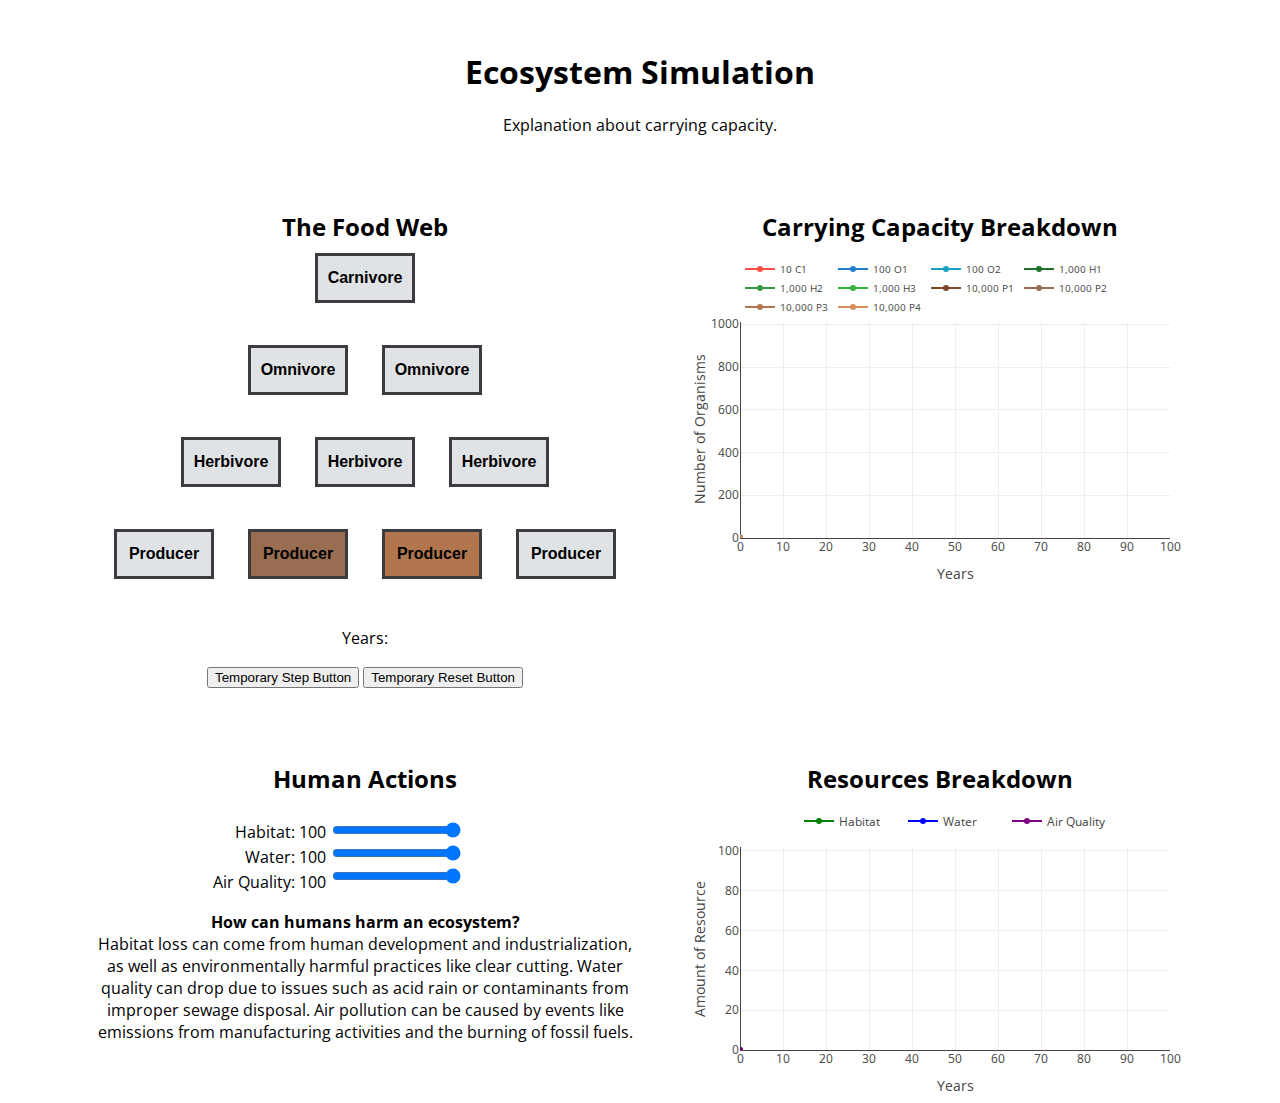
<file: ecosystems/index.html>
<!DOCTYPE html>
<html>
<head>
    <title></title>
    <meta charset="UTF-8">
    <link href="https://fonts.googleapis.com/css?family=Open+Sans" rel="stylesheet"> 
    <link rel="stylesheet" href="style.css" type="text/css" />
</head>
<body>
	<div id="main-container">
		<div id="first-container">
			<h1>Ecosystem Simulation</h1>
			<p>Explanation about carrying capacity.</p>
		</div>

		<div id="second-container">
			<div id="food-web">
				<p class="division-title">The Food Web</p>
				<div id="carnivores">
					<button class="organism" id="carnivore1">Carnivore</button>
				</div> <br>
				<div id="omnivores">
					<button class="organism" id="omnivore1">Omnivore</button>
					<button class="organism" id="omnivore2">Omnivore</button>
				</div> <br>
				<div id="herbivores">
					<button class="organism" id="herbivore1">Herbivore</button>
					<button class="organism" id="herbivore2">Herbivore</button>
					<button class="organism" id="herbivore3">Herbivore</button>
				</div> <br>
				<div id="producers">
					<button class="organism" id="producer1">Producer</button>
					<button class="organism active" id="producer2">Producer</button>
					<button class="organism active" id="producer3">Producer</button>
					<button class="organism" id="producer4">Producer</button>
				</div>

						<!-- get rid of these 2 lines later -->
						<br>
						<p>Years: <span id="counter"></span></p>
						<button id="step">Temporary Step Button</button> <button id="reset">Temporary Reset Button</button> 
			</div>
			<div id="graph">
				<p class="division-title">Carrying Capacity Breakdown</p>
				<div id="organism-chart"></div>
			</div>
		</div>

		<div id="third-container">
			<div id="levers">
				<p class="division-title">Human Actions</p>
				<div id="levers-setup">
					<div id="levers-labels">
						<div>Habitat:</div>
						<div>Water:</div>
						<div>Air Quality:</div>
					</div>
					<div id="levers-values">
						<div><output id="habitatOutput">100</output></div>
						<div><output id="waterOutput">100</output></div>
						<div><output id="airOutput">100</output></div>
					</div>
					<div id="actual-levers">
						<div><input type="range" id="habitat" value="100" min="0" max="100" oninput="habitatOutput.value = habitat.value"></div>
						<div><input type="range" id="water" value="100" min="0" max="100" oninput="waterOutput.value = water.value"></div>
						<div><input type="range" id="air" value="100" min="0" max="100" oninput="airOutput.value = air.value"></div>
					</div>
				</div>	
				<div id="levers-explanation">
	    			<p class="remove-bottom-spacing"><b>How can humans harm an ecosystem?</b></p> 
	    			<p class="remove-top-spacing">Habitat loss can come from human development and industrialization, as well as environmentally harmful practices like clear cutting. Water quality can drop due to issues such as acid rain or contaminants from improper sewage disposal. Air pollution can be caused by events like emissions from manufacturing activities and the burning of fossil fuels.</p>
				</div> 
			</div>
			<div id="resources">
				<p class="division-title">Resources Breakdown</p>
				<div id="resources-chart"></div>
			</div>
		</div>
	</div>

    <script src="https://ajax.googleapis.com/ajax/libs/jquery/3.2.1/jquery.min.js"></script>
	<script src="jsplumb.js"></script>
	<script src="plotly.js"></script>
	<script type="text/javascript" src="script.js"></script>
	<script src="connectors.js"></script>
</body>
</html>
</file>
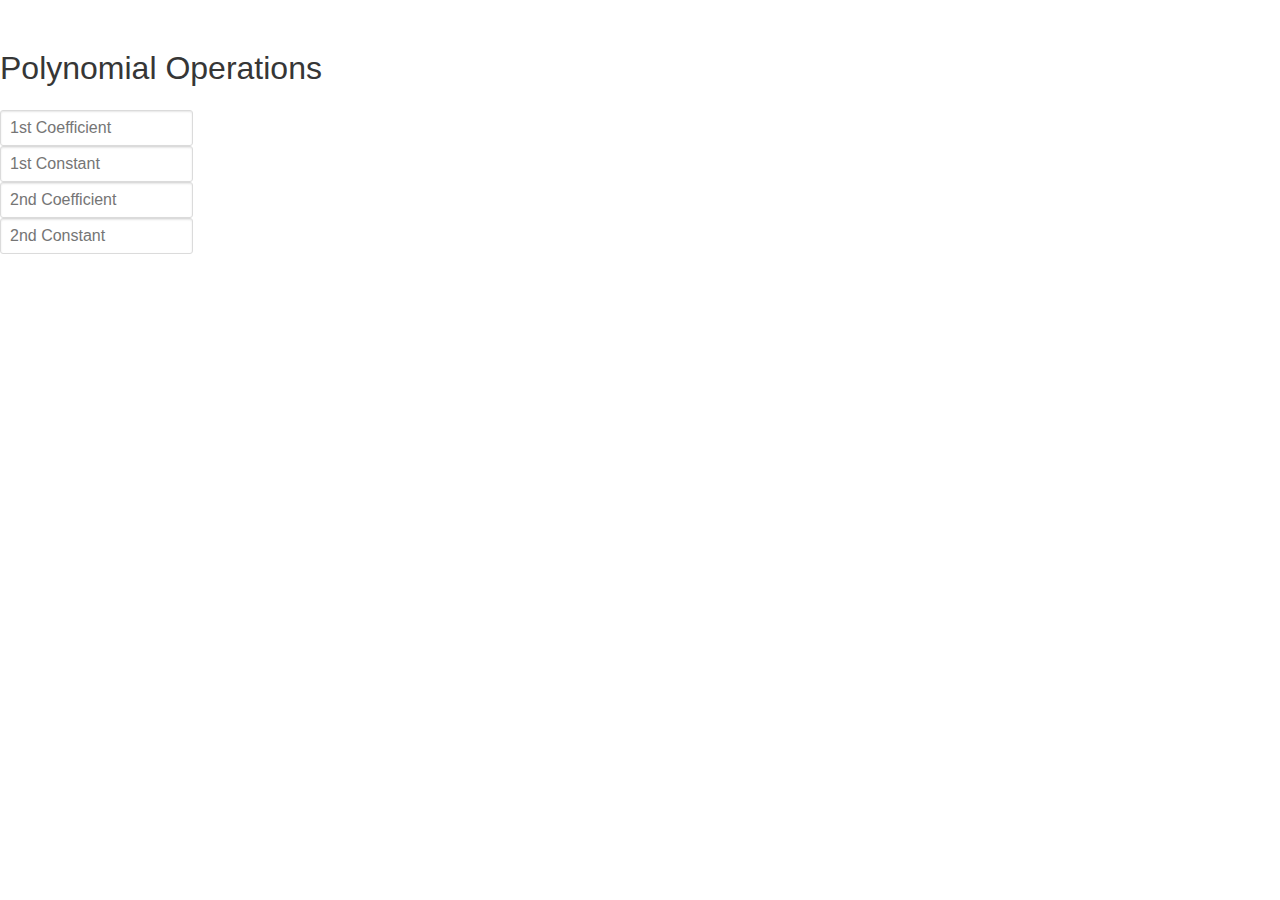
<file: polynomial-operations/index.html>
<!DOCTYPE html>
<html>
<head>
    <title></title>
    <meta charset="UTF-8">
    <link rel="stylesheet" href="https://maxcdn.bootstrapcdn.com/font-awesome/4.7.0/css/font-awesome.min.css">
    <link rel="stylesheet" href="bulma.css" type="text/css"/>
    <link rel="stylesheet" href="bulma.css"/>
    <link rel="stylesheet" href="style.css" type="text/css"/>
</head>
<body>
	<div id="main-container">
		<div class="content">
		<h1>Polynomial Operations</h1>
		</div>

		<div class="columns">
			<div class="column is-2">
				<div id="inputs">
					<input id="m1" class="input" type="number" placeholder="1st Coefficient">
					<input id="b1" class="input" type="number" placeholder="1st Constant">
					<input id="m2" class="input" type="number" placeholder="2nd Coefficient">
					<input id="b2" class="input" type="number" placeholder="2nd Constant">
				</div>
			</div>
		</div>

		<div id="layer-one">
			<div id="placeholder"></div>
			<div id="m2-label"></div>
			<div id="b2-label"></div>
		</div>
		<div id="layer-two">
			<div id="m1-label"><p></p></div>
			<div id="box-one"></div>
			<div id="box-two"></div>
		</div>
		<div id="layer-three">
			<div id="b1-label"></div>
			<div id="box-three"></div>
			<div id="box-four"></div>
		</div>
	</div>

    <script src="https://ajax.googleapis.com/ajax/libs/jquery/3.2.1/jquery.min.js"></script>
	<script type="text/javascript" src="script.js"></script>
</body>
</file>
<file: ecosystems/style.css>
body {
	text-align: center;
	font-family: 'Open Sans', sans-serif;
}

label {
	font-size:18px;
}

#main-container {
	width:1100px;
	margin:0 auto;
}

#first-container {
	margin-top:50px;
}

#second-container, #third-container {
	display:flex;
	margin-top:50px;
}

.remove-bottom-spacing {
	margin-bottom:0px;
}

.remove-top-spacing {
	margin-top:0px;
}

.division-title {
	font-size:24px;
	font-weight:bold;
	margin-bottom:0px;
}

#food-web, #levers {
	width:550px;
	margin-right:50px;
}

.organism {
	font-size:16px;
	font-weight:bold;
	width:100px;
	height:50px;
	margin:10px 15px 10px 15px;
	background-color:#E0E3E5;
	border:solid;
	border-color:#3B3B40;
	transition: all 200ms;
}

.organism:hover {
	background-color:#BBBDBF;
	border-color:black;
}

#carnivore1.active {
	background:#FF4D45;
}

#omnivore1.active {
	background: #237ECC;
}

#omnivore2.active {
	background: #18A0C2;
}

#herbivore1.active {
	background: #226E2D;
}

#herbivore2.active {
	background: #369842;
}

#herbivore3.active {
	background:#2FB23F;
}

#producer1.active {
	background: #7A4825;
}

#producer2.active {
	background:#986D51;
}

#producer3.active {
	background:#B2764E;
}

#producer4.active {
	background: #D68E5E;
}

#levers-setup {
	display:flex;
	margin-top:25px;
}

#levers-labels {
	width:205px;
	text-align:right;
	line-height: 25px;
}

#levers-values {
	width: 35px;
	line-height: 25px;
}
</file>
<file: polynomial-operations/style.css>
button {
    cursor: pointer;
 	font-size:16px;
}

#main-container {
	margin:50px auto;
}

#layer-one, #layer-two, #layer-three, .sim-row {
	display:flex;
}

#placeholder, #m1-label, #b1-label {
	width:30px;
}

#m1-label, #b1-label, #m2-label, #b2-label, .sim-column {
	text-align:center;
	display:flex;
	flex-direction:column;
	justify-content:space-around;
}

.sim-column {
	border:solid;
}

div#box-one div.sim-row {
	background:#FF9B92;
}

div#box-two div.sim-row, div#box-three div.sim-row {
	background:#78B6FF;
}

div#box-four div.sim-row {
	background:#F1FFAB;
}
</file>
